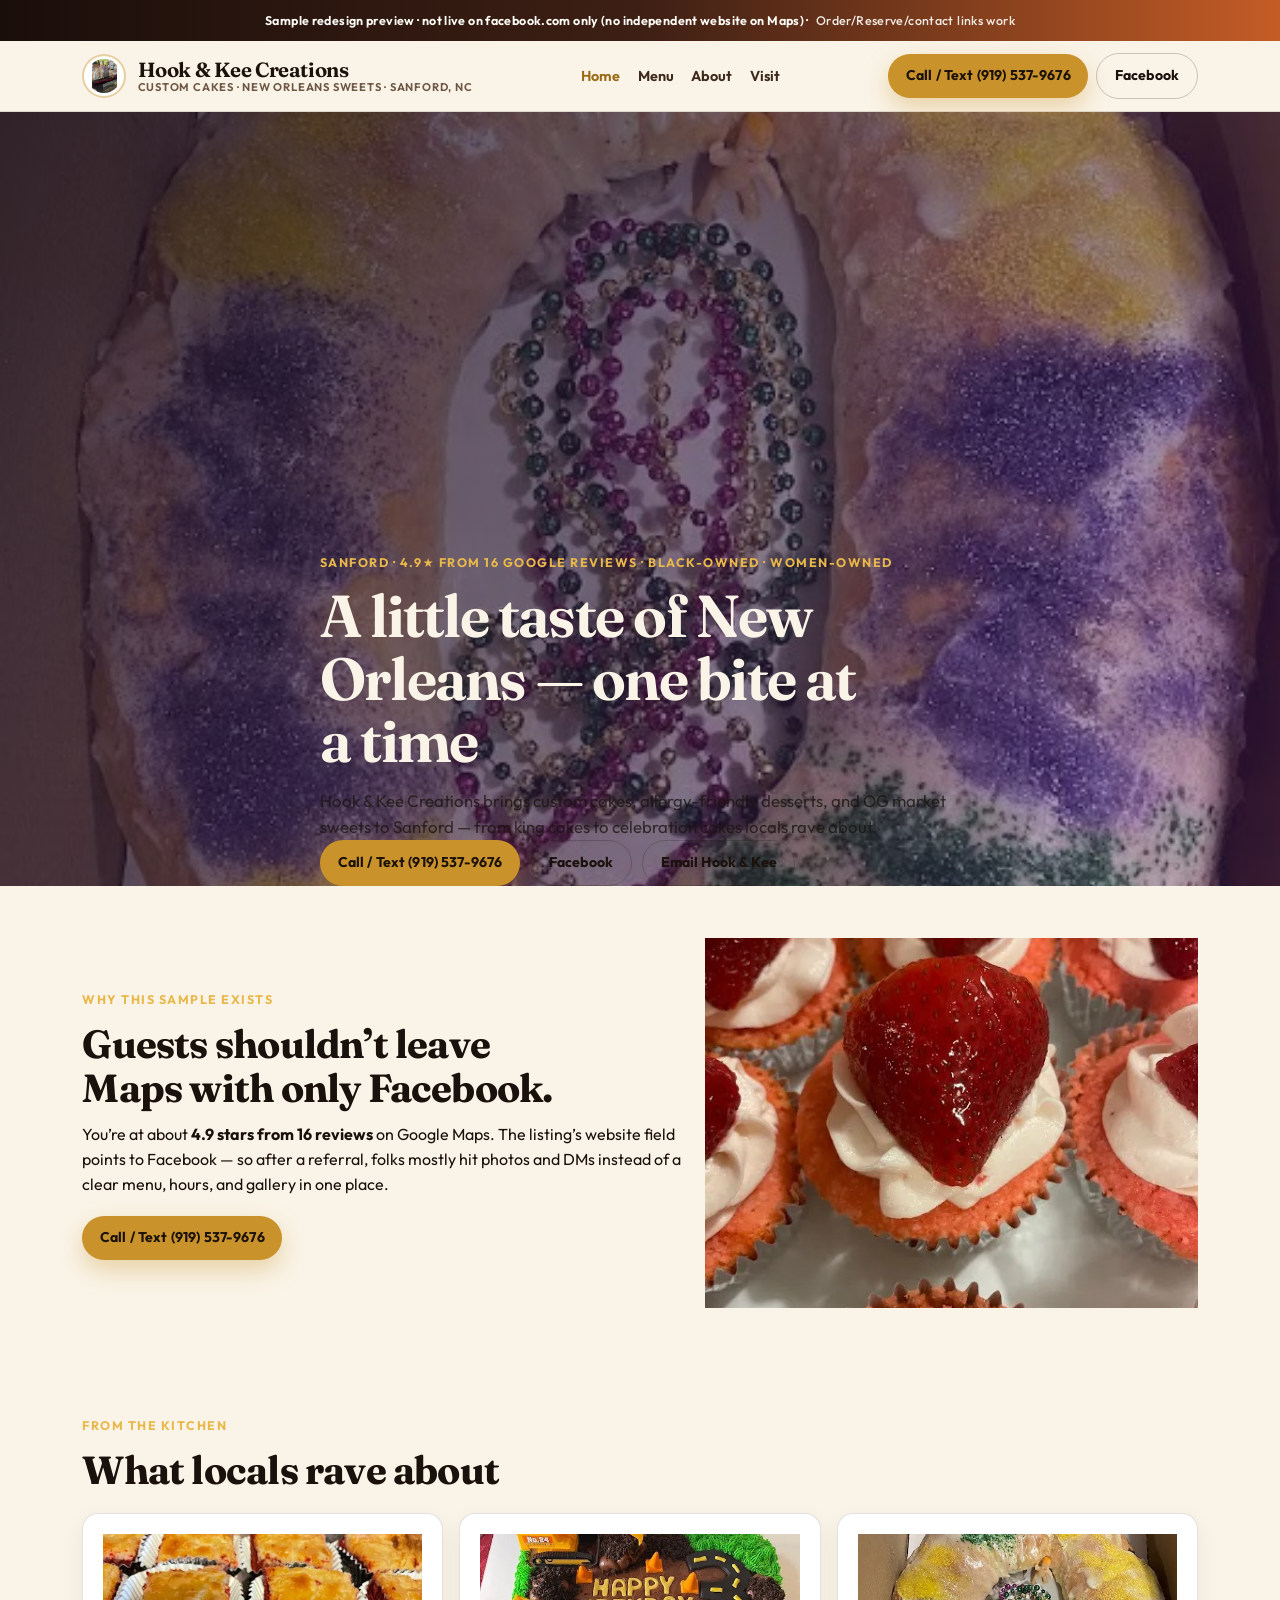
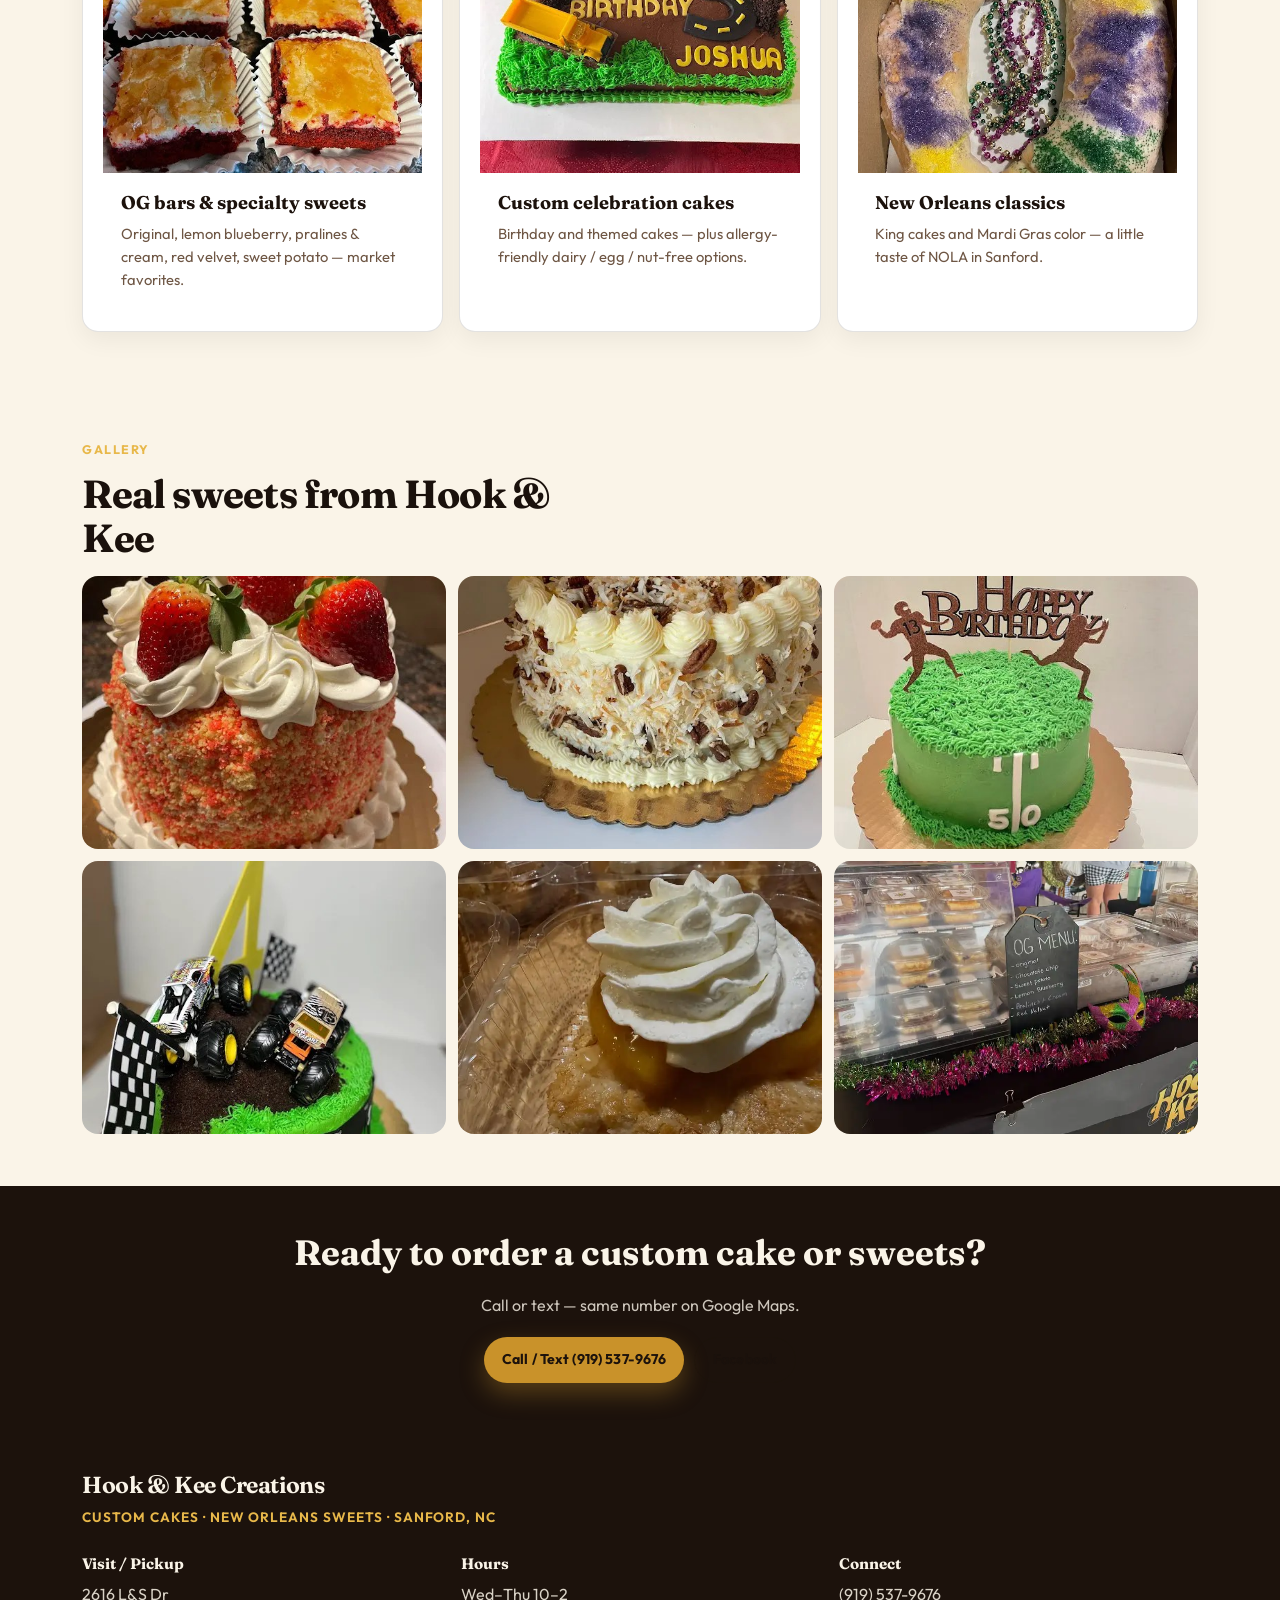
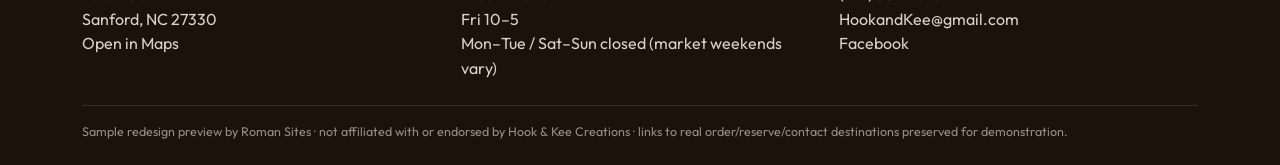
<file: index.html>
<!DOCTYPE html>
<html lang="en">
<head>
<meta charset="utf-8"/>
<meta name="viewport" content="width=device-width, initial-scale=1"/>
<title>Hook & Kee Creations | Sanford NC</title>
<meta name="description" content="Custom cakes, OG bars, and New Orleans sweets in Sanford, NC."/>
<link rel="preconnect" href="https://fonts.googleapis.com"/><link rel="preconnect" href="https://fonts.gstatic.com" crossorigin/><link href="https://fonts.googleapis.com/css2?family=Fraunces:opsz,wght@9..144,500;9..144,650;9..144,700&family=Outfit:wght@400;500;600;700;800&display=swap" rel="stylesheet"/>
<link rel="stylesheet" href="assets/styles.css"/>
<link rel="icon" href="assets/logo.jpg"/>
</head>
<body>
<div class="preview-banner" role="status">Sample redesign preview · not live on facebook.com only (no independent website on Maps) · <span>Order/Reserve/contact links work</span></div>
<header class="site-header">
  <div class="nav-inner">
    <a class="brand" href="index.html"><img class="brand-mark" src="assets/logo.jpg" alt="Hook &amp; Kee Creations logo" width="44" height="44"/><span class="brand-text"><span class="brand-name">Hook &amp; Kee Creations</span><span class="brand-tag">Custom cakes · New Orleans sweets · Sanford, NC</span></span></a>
    <nav class="nav-links" aria-label="Primary"><a href="index.html" aria-current="page">Home</a><a href="menu.html">Menu</a><a href="about.html">About</a><a href="visit.html">Visit</a></nav>
    <div class="nav-ctas"><a class="btn btn-primary" href="tel:+19195379676">Call / Text (919) 537-9676</a><a class="btn btn-ghost" href="https://www.facebook.com/hookandkeecreations" target="_blank" rel="noopener">Facebook</a><button class="nav-toggle" type="button" data-nav-toggle aria-expanded="false" aria-controls="mobile-nav" aria-label="Open menu"><span></span></button></div>
  </div>
  <div class="mobile-panel" id="mobile-nav" data-mobile-panel>
    <a href="index.html">Home</a><a href="menu.html">Menu</a><a href="about.html">About</a><a href="visit.html">Visit</a>
    <a class="btn btn-primary" href="tel:+19195379676">Call / Text (919) 537-9676</a><a class="btn btn-ghost" href="https://www.facebook.com/hookandkeecreations" target="_blank" rel="noopener">Facebook</a>
  </div>
</header>
<main>

<section class="hero" style="background-image:linear-gradient(120deg,rgba(26,16,32,.82),rgba(91,45,130,.35)),url('assets/hero.jpg');background-size:cover;background-position:center;">
  <div class="wrap hero-inner">
    <p class="eyebrow">Sanford · 4.9★ from 16 Google reviews · Black-owned · Women-owned</p>
    <h1>A little taste of New Orleans — one bite at a time</h1>
    <p class="lede">Hook &amp; Kee Creations brings custom cakes, allergy-friendly desserts, and OG market sweets to Sanford — from king cakes to celebration cakes locals rave about.</p>
    <div class="hero-actions"><a class="btn btn-primary" href="tel:+19195379676">Call / Text (919) 537-9676</a><a class="btn btn-ghost" href="https://www.facebook.com/hookandkeecreations" target="_blank" rel="noopener">Facebook</a><a class="btn btn-ghost" href="mailto:HookandKee@gmail.com">Email Hook &amp; Kee</a></div>
  </div>
</section>
<section class="section">
  <div class="wrap split-visual">
    <div>
      <p class="eyebrow">Why this sample exists</p>
      <h2>Guests shouldn’t leave Maps with only Facebook.</h2>
      <p>You’re at about <strong>4.9 stars from 16 reviews</strong> on Google Maps. The listing’s website field points to Facebook — so after a referral, folks mostly hit photos and DMs instead of a clear menu, hours, and gallery in one place.</p>
      <div class="hero-actions" style="margin-top:1.2rem"><a class="btn btn-primary" href="tel:+19195379676">Call / Text (919) 537-9676</a></div>
    </div>
    <div class="card-media"><img src="assets/strawberry-cups.jpg" alt="Strawberry cupcakes with fresh berries"/></div>
  </div>
</section>
<section class="section" style="background:var(--cream);">
  <div class="wrap">
    <p class="eyebrow">From the kitchen</p>
    <h2>What locals rave about</h2>
    <div class="feature-cards" style="margin-top:1.25rem;">
      <article class="feature-card"><div class="card-media"><img src="assets/red-velvet-bars.jpg" alt="Red velvet dessert bars"/></div><div class="card-body"><h3>OG bars &amp; specialty sweets</h3><p>Original, lemon blueberry, pralines &amp; cream, red velvet, sweet potato — market favorites.</p></div></article>
      <article class="feature-card"><div class="card-media"><img src="assets/construction-cake.jpg" alt="Custom birthday cake"/></div><div class="card-body"><h3>Custom celebration cakes</h3><p>Birthday and themed cakes — plus allergy-friendly dairy / egg / nut-free options.</p></div></article>
      <article class="feature-card"><div class="card-media"><img src="assets/hero.jpg" alt="Mardi Gras king cake"/></div><div class="card-body"><h3>New Orleans classics</h3><p>King cakes and Mardi Gras color — a little taste of NOLA in Sanford.</p></div></article>
    </div>
  </div>
</section>
<section class="section">
  <div class="wrap">
    <p class="eyebrow">Gallery</p>
    <h2>Real sweets from Hook &amp; Kee</h2>
    <div class="gallery-grid" style="margin-top:1rem;">
      <div class="card-media"><img src="assets/strawberry-crunch.jpg" alt="Strawberry crunch cake"/></div>
      <div class="card-media"><img src="assets/coconut-cake.jpg" alt="Coconut pecan cake"/></div>
      <div class="card-media"><img src="assets/football-cake.jpg" alt="Football birthday cake"/></div>
      <div class="card-media"><img src="assets/monster-truck-cake.jpg" alt="Monster truck birthday cake"/></div>
      <div class="card-media"><img src="assets/peach-cups.jpg" alt="Peach dessert cups"/></div>
      <div class="card-media"><img src="assets/market-booth.jpg" alt="Hook and Kee farmers market booth"/></div>
    </div>
  </div>
</section>
<section class="cta-band">
  <div class="wrap">
    <h2>Ready to order a custom cake or sweets?</h2>
    <p>Call or text — same number on Google Maps.</p>
    <div class="hero-actions"><a class="btn btn-primary" href="tel:+19195379676">Call / Text (919) 537-9676</a><a class="btn btn-ghost" href="https://www.facebook.com/hookandkeecreations" target="_blank" rel="noopener">Facebook</a></div>
  </div>
</section>

</main>
<footer class="site-footer">
  <div class="footer-inner">
    <div class="footer-brand"><div class="brand-name">Hook &amp; Kee Creations</div><div class="brand-tag">Custom cakes · New Orleans sweets · Sanford, NC</div></div>
    <div class="footer-grid">
      <div><h4>Visit / Pickup</h4><p>2616 L&amp;S Dr<br/>Sanford, NC 27330</p><p><a href='https://www.google.com/maps/search/?api=1&query=Hook+%26+Kee+Creations+Sanford+NC+27330' target='_blank' rel='noopener'>Open in Maps</a></p></div><div><h4>Hours</h4><p>Wed–Thu 10–2<br/>Fri 10–5<br/>Mon–Tue / Sat–Sun closed (market weekends vary)</p></div><div><h4>Connect</h4><p><a href='tel:+19195379676'>(919) 537-9676</a><br/><a href='mailto:HookandKee@gmail.com'>HookandKee@gmail.com</a><br/><a href='https://www.facebook.com/hookandkeecreations' target='_blank' rel='noopener'>Facebook</a></p></div>
    </div>
    <p class="footer-note">Sample redesign preview by Roman Sites · not affiliated with or endorsed by Hook &amp; Kee Creations · links to real order/reserve/contact destinations preserved for demonstration.</p>
  </div>
</footer>
<script src="assets/site.js"></script>
</body>
</html>
</file>
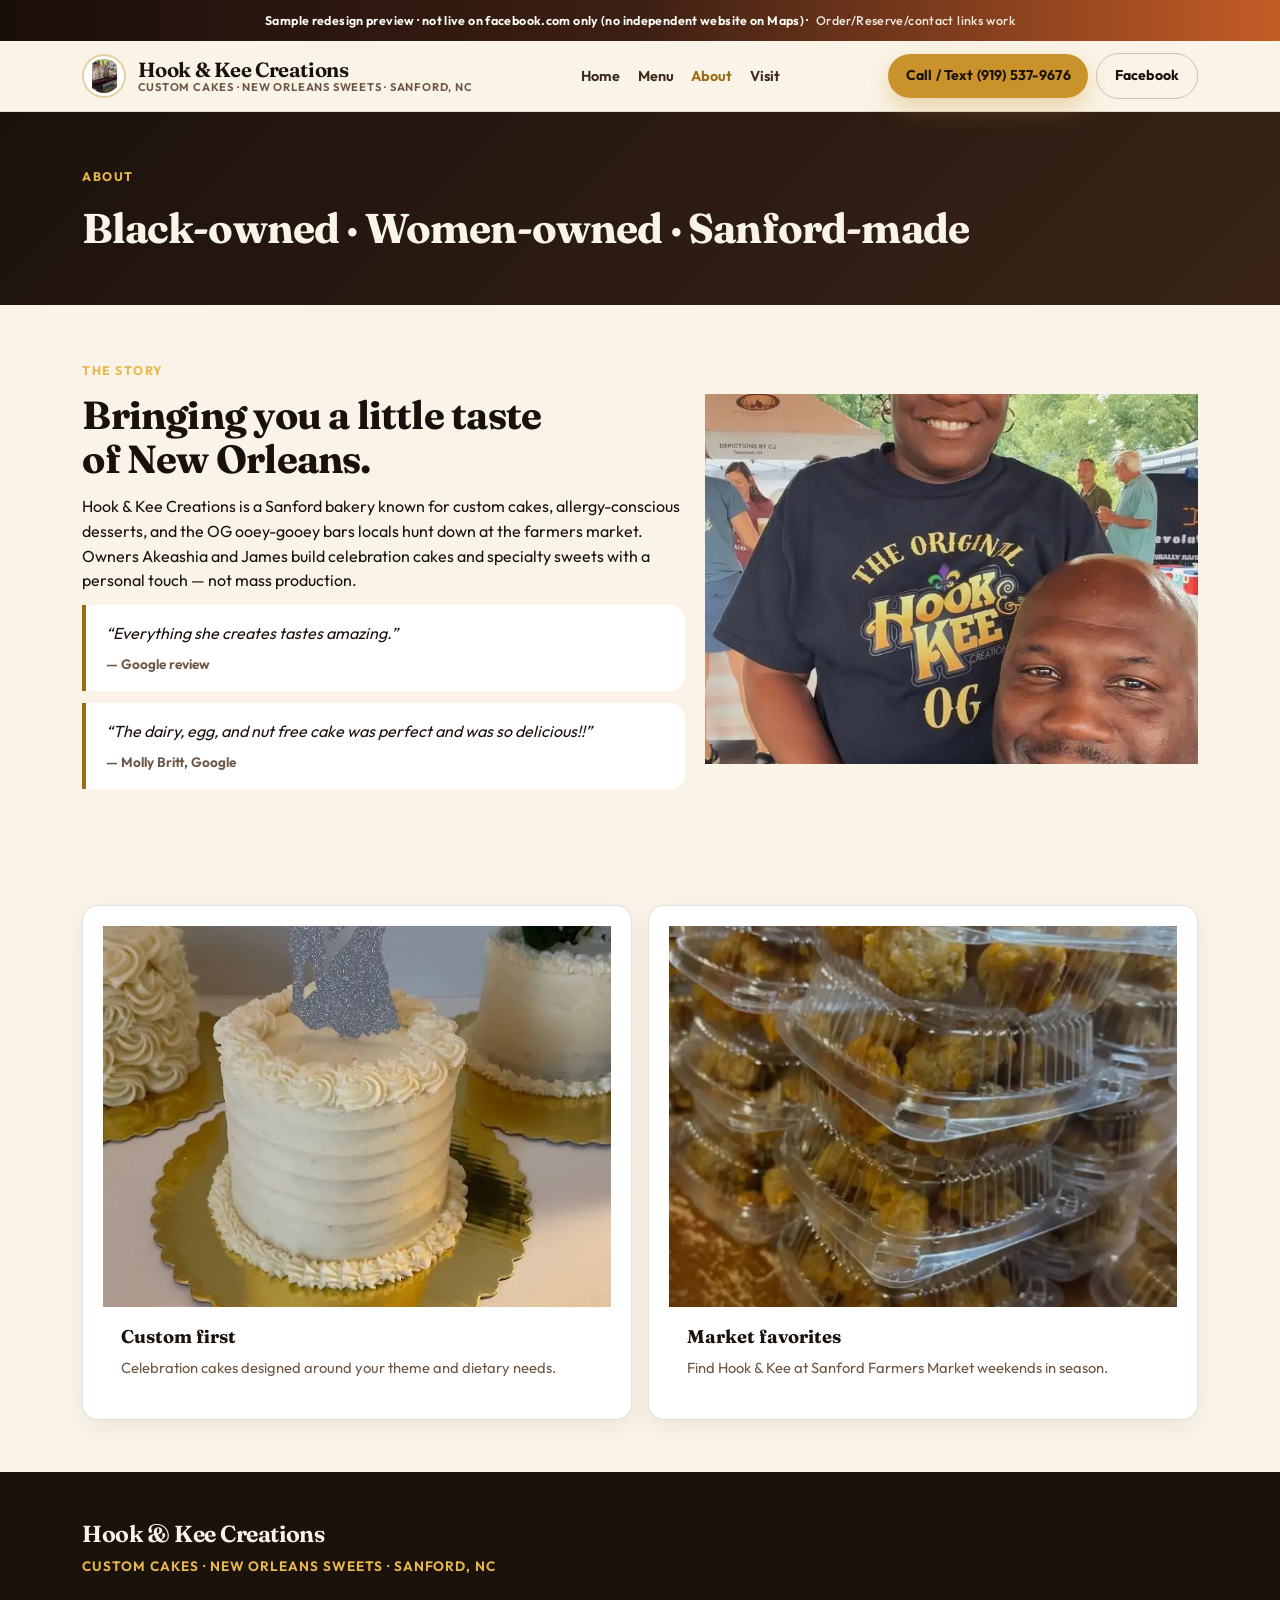
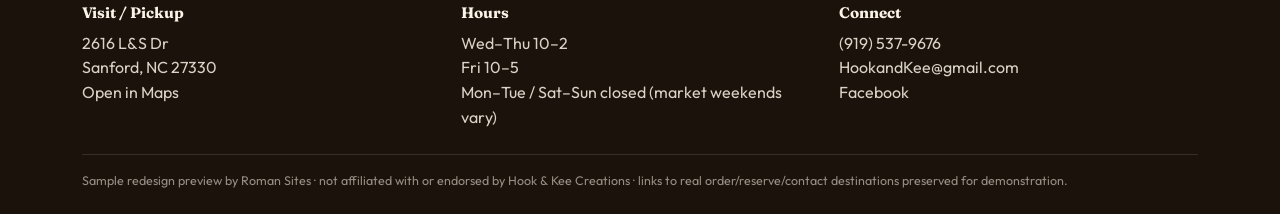
<file: about.html>
<!DOCTYPE html>
<html lang="en">
<head>
<meta charset="utf-8"/>
<meta name="viewport" content="width=device-width, initial-scale=1"/>
<title>About | Hook & Kee Creations</title>
<meta name="description" content="Black-owned, women-owned bakery in Sanford, NC."/>
<link rel="preconnect" href="https://fonts.googleapis.com"/><link rel="preconnect" href="https://fonts.gstatic.com" crossorigin/><link href="https://fonts.googleapis.com/css2?family=Fraunces:opsz,wght@9..144,500;9..144,650;9..144,700&family=Outfit:wght@400;500;600;700;800&display=swap" rel="stylesheet"/>
<link rel="stylesheet" href="assets/styles.css"/>
<link rel="icon" href="assets/logo.jpg"/>
</head>
<body>
<div class="preview-banner" role="status">Sample redesign preview · not live on facebook.com only (no independent website on Maps) · <span>Order/Reserve/contact links work</span></div>
<header class="site-header">
  <div class="nav-inner">
    <a class="brand" href="index.html"><img class="brand-mark" src="assets/logo.jpg" alt="Hook &amp; Kee Creations logo" width="44" height="44"/><span class="brand-text"><span class="brand-name">Hook &amp; Kee Creations</span><span class="brand-tag">Custom cakes · New Orleans sweets · Sanford, NC</span></span></a>
    <nav class="nav-links" aria-label="Primary"><a href="index.html">Home</a><a href="menu.html">Menu</a><a href="about.html" aria-current="page">About</a><a href="visit.html">Visit</a></nav>
    <div class="nav-ctas"><a class="btn btn-primary" href="tel:+19195379676">Call / Text (919) 537-9676</a><a class="btn btn-ghost" href="https://www.facebook.com/hookandkeecreations" target="_blank" rel="noopener">Facebook</a><button class="nav-toggle" type="button" data-nav-toggle aria-expanded="false" aria-controls="mobile-nav" aria-label="Open menu"><span></span></button></div>
  </div>
  <div class="mobile-panel" id="mobile-nav" data-mobile-panel>
    <a href="index.html">Home</a><a href="menu.html">Menu</a><a href="about.html">About</a><a href="visit.html">Visit</a>
    <a class="btn btn-primary" href="tel:+19195379676">Call / Text (919) 537-9676</a><a class="btn btn-ghost" href="https://www.facebook.com/hookandkeecreations" target="_blank" rel="noopener">Facebook</a>
  </div>
</header>
<main>

<section class="page-hero"><div class="wrap"><p class="eyebrow">About</p><h1>Black-owned · Women-owned · Sanford-made</h1></div></section>
<section class="section"><div class="wrap split-visual">
  <div>
    <p class="eyebrow">The story</p>
    <h2>Bringing you a little taste of New Orleans.</h2>
    <p>Hook &amp; Kee Creations is a Sanford bakery known for custom cakes, allergy-conscious desserts, and the OG ooey-gooey bars locals hunt down at the farmers market. Owners Akeashia and James build celebration cakes and specialty sweets with a personal touch — not mass production.</p>
    <div class="quote"><p>“Everything she creates tastes amazing.”</p><cite>— Google review</cite></div>
    <div class="quote"><p>“The dairy, egg, and nut free cake was perfect and was so delicious!!”</p><cite>— Molly Britt, Google</cite></div>
  </div>
  <div class="card-media"><img src="assets/owners.jpg" alt="Hook and Kee owners at market"/></div>
</div></section>
<section class="section" style="background:var(--cream);"><div class="wrap">
  <div class="feature-cards">
    <article class="feature-card"><div class="card-media"><img src="assets/wedding-cakes.jpg" alt="Small celebration cakes"/></div><div class="card-body"><h3>Custom first</h3><p>Celebration cakes designed around your theme and dietary needs.</p></div></article>
    <article class="feature-card"><div class="card-media"><img src="assets/breakfast.jpg" alt="Breakfast savory bites"/></div><div class="card-body"><h3>Market favorites</h3><p>Find Hook &amp; Kee at Sanford Farmers Market weekends in season.</p></div></article>
  </div>
</div></section>

</main>
<footer class="site-footer">
  <div class="footer-inner">
    <div class="footer-brand"><div class="brand-name">Hook &amp; Kee Creations</div><div class="brand-tag">Custom cakes · New Orleans sweets · Sanford, NC</div></div>
    <div class="footer-grid">
      <div><h4>Visit / Pickup</h4><p>2616 L&amp;S Dr<br/>Sanford, NC 27330</p><p><a href='https://www.google.com/maps/search/?api=1&query=Hook+%26+Kee+Creations+Sanford+NC+27330' target='_blank' rel='noopener'>Open in Maps</a></p></div><div><h4>Hours</h4><p>Wed–Thu 10–2<br/>Fri 10–5<br/>Mon–Tue / Sat–Sun closed (market weekends vary)</p></div><div><h4>Connect</h4><p><a href='tel:+19195379676'>(919) 537-9676</a><br/><a href='mailto:HookandKee@gmail.com'>HookandKee@gmail.com</a><br/><a href='https://www.facebook.com/hookandkeecreations' target='_blank' rel='noopener'>Facebook</a></p></div>
    </div>
    <p class="footer-note">Sample redesign preview by Roman Sites · not affiliated with or endorsed by Hook &amp; Kee Creations · links to real order/reserve/contact destinations preserved for demonstration.</p>
  </div>
</footer>
<script src="assets/site.js"></script>
</body>
</html>
</file>
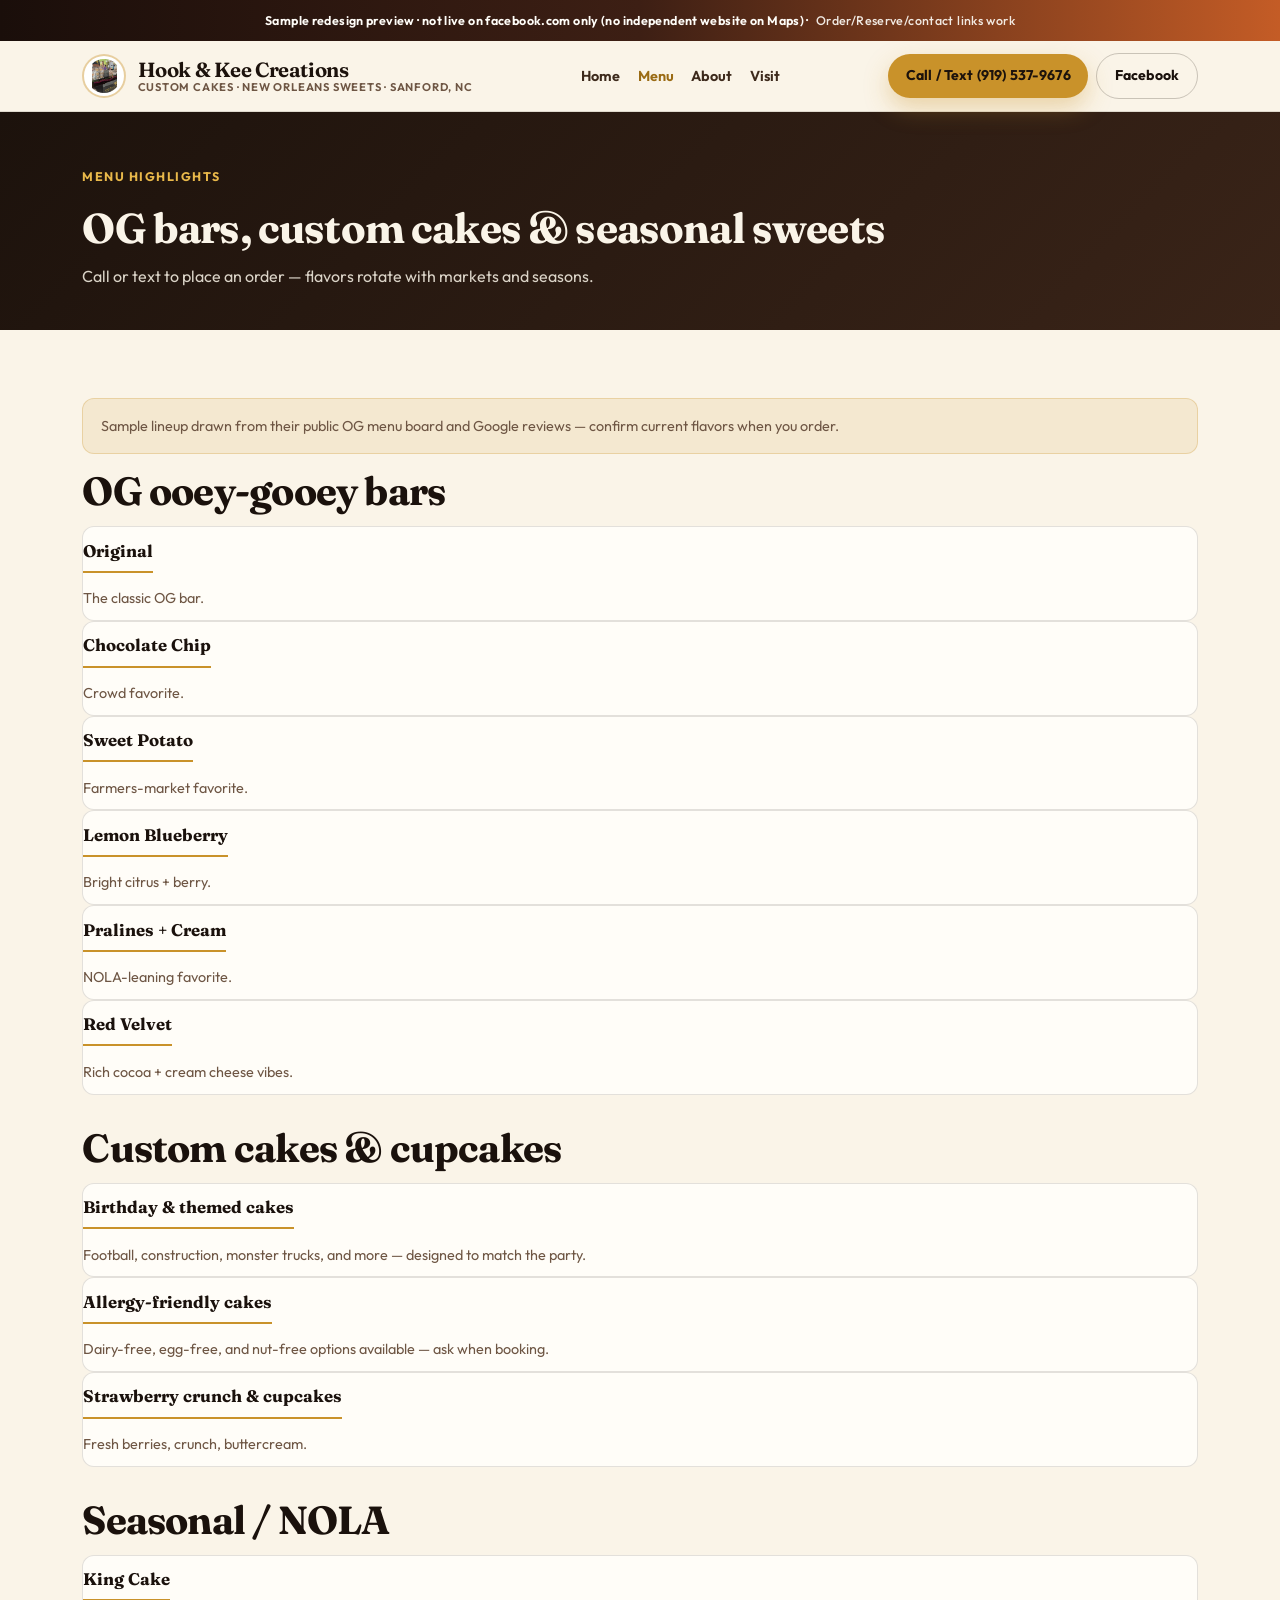
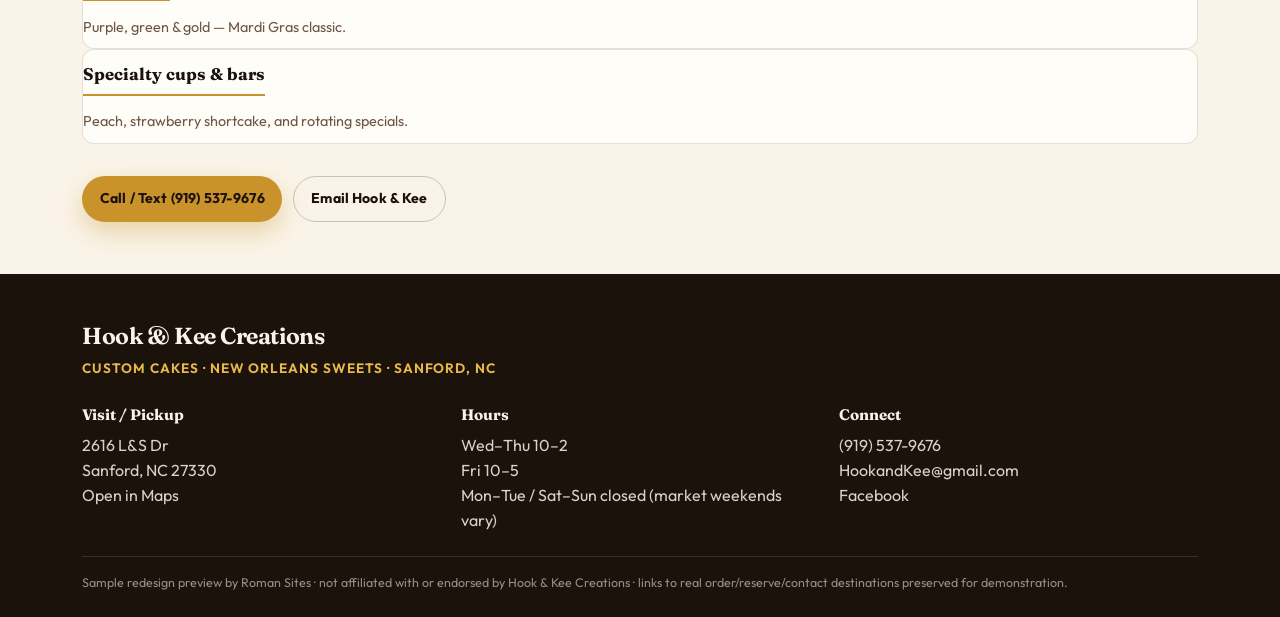
<file: menu.html>
<!DOCTYPE html>
<html lang="en">
<head>
<meta charset="utf-8"/>
<meta name="viewport" content="width=device-width, initial-scale=1"/>
<title>Menu | Hook & Kee Creations</title>
<meta name="description" content="OG bars, custom cakes, king cakes — Hook & Kee Sanford."/>
<link rel="preconnect" href="https://fonts.googleapis.com"/><link rel="preconnect" href="https://fonts.gstatic.com" crossorigin/><link href="https://fonts.googleapis.com/css2?family=Fraunces:opsz,wght@9..144,500;9..144,650;9..144,700&family=Outfit:wght@400;500;600;700;800&display=swap" rel="stylesheet"/>
<link rel="stylesheet" href="assets/styles.css"/>
<link rel="icon" href="assets/logo.jpg"/>
</head>
<body>
<div class="preview-banner" role="status">Sample redesign preview · not live on facebook.com only (no independent website on Maps) · <span>Order/Reserve/contact links work</span></div>
<header class="site-header">
  <div class="nav-inner">
    <a class="brand" href="index.html"><img class="brand-mark" src="assets/logo.jpg" alt="Hook &amp; Kee Creations logo" width="44" height="44"/><span class="brand-text"><span class="brand-name">Hook &amp; Kee Creations</span><span class="brand-tag">Custom cakes · New Orleans sweets · Sanford, NC</span></span></a>
    <nav class="nav-links" aria-label="Primary"><a href="index.html">Home</a><a href="menu.html" aria-current="page">Menu</a><a href="about.html">About</a><a href="visit.html">Visit</a></nav>
    <div class="nav-ctas"><a class="btn btn-primary" href="tel:+19195379676">Call / Text (919) 537-9676</a><a class="btn btn-ghost" href="https://www.facebook.com/hookandkeecreations" target="_blank" rel="noopener">Facebook</a><button class="nav-toggle" type="button" data-nav-toggle aria-expanded="false" aria-controls="mobile-nav" aria-label="Open menu"><span></span></button></div>
  </div>
  <div class="mobile-panel" id="mobile-nav" data-mobile-panel>
    <a href="index.html">Home</a><a href="menu.html">Menu</a><a href="about.html">About</a><a href="visit.html">Visit</a>
    <a class="btn btn-primary" href="tel:+19195379676">Call / Text (919) 537-9676</a><a class="btn btn-ghost" href="https://www.facebook.com/hookandkeecreations" target="_blank" rel="noopener">Facebook</a>
  </div>
</header>
<main>

<section class="page-hero"><div class="wrap"><p class="eyebrow">Menu highlights</p><h1>OG bars, custom cakes &amp; seasonal sweets</h1><p>Call or text to place an order — flavors rotate with markets and seasons.</p></div></section>
<section class="section"><div class="wrap">
  <p class="menu-note">Sample lineup drawn from their public OG menu board and Google reviews — confirm current flavors when you order.</p>
  <div class="menu-section"><h2>OG ooey-gooey bars</h2>
    <article class="menu-item"><div class="menu-item-row"><h3>Original</h3></div><p>The classic OG bar.</p></article>
    <article class="menu-item"><div class="menu-item-row"><h3>Chocolate Chip</h3></div><p>Crowd favorite.</p></article>
    <article class="menu-item"><div class="menu-item-row"><h3>Sweet Potato</h3></div><p>Farmers-market favorite.</p></article>
    <article class="menu-item"><div class="menu-item-row"><h3>Lemon Blueberry</h3></div><p>Bright citrus + berry.</p></article>
    <article class="menu-item"><div class="menu-item-row"><h3>Pralines + Cream</h3></div><p>NOLA-leaning favorite.</p></article>
    <article class="menu-item"><div class="menu-item-row"><h3>Red Velvet</h3></div><p>Rich cocoa + cream cheese vibes.</p></article>
  </div>
  <div class="menu-section"><h2>Custom cakes &amp; cupcakes</h2>
    <article class="menu-item"><div class="menu-item-row"><h3>Birthday &amp; themed cakes</h3></div><p>Football, construction, monster trucks, and more — designed to match the party.</p></article>
    <article class="menu-item"><div class="menu-item-row"><h3>Allergy-friendly cakes</h3></div><p>Dairy-free, egg-free, and nut-free options available — ask when booking.</p></article>
    <article class="menu-item"><div class="menu-item-row"><h3>Strawberry crunch &amp; cupcakes</h3></div><p>Fresh berries, crunch, buttercream.</p></article>
  </div>
  <div class="menu-section"><h2>Seasonal / NOLA</h2>
    <article class="menu-item"><div class="menu-item-row"><h3>King Cake</h3></div><p>Purple, green &amp; gold — Mardi Gras classic.</p></article>
    <article class="menu-item"><div class="menu-item-row"><h3>Specialty cups &amp; bars</h3></div><p>Peach, strawberry shortcake, and rotating specials.</p></article>
  </div>
  <div class="hero-actions" style="margin-top:1.5rem"><a class="btn btn-primary" href="tel:+19195379676">Call / Text (919) 537-9676</a><a class="btn btn-ghost" href="mailto:HookandKee@gmail.com">Email Hook &amp; Kee</a></div>
</div></section>

</main>
<footer class="site-footer">
  <div class="footer-inner">
    <div class="footer-brand"><div class="brand-name">Hook &amp; Kee Creations</div><div class="brand-tag">Custom cakes · New Orleans sweets · Sanford, NC</div></div>
    <div class="footer-grid">
      <div><h4>Visit / Pickup</h4><p>2616 L&amp;S Dr<br/>Sanford, NC 27330</p><p><a href='https://www.google.com/maps/search/?api=1&query=Hook+%26+Kee+Creations+Sanford+NC+27330' target='_blank' rel='noopener'>Open in Maps</a></p></div><div><h4>Hours</h4><p>Wed–Thu 10–2<br/>Fri 10–5<br/>Mon–Tue / Sat–Sun closed (market weekends vary)</p></div><div><h4>Connect</h4><p><a href='tel:+19195379676'>(919) 537-9676</a><br/><a href='mailto:HookandKee@gmail.com'>HookandKee@gmail.com</a><br/><a href='https://www.facebook.com/hookandkeecreations' target='_blank' rel='noopener'>Facebook</a></p></div>
    </div>
    <p class="footer-note">Sample redesign preview by Roman Sites · not affiliated with or endorsed by Hook &amp; Kee Creations · links to real order/reserve/contact destinations preserved for demonstration.</p>
  </div>
</footer>
<script src="assets/site.js"></script>
</body>
</html>
</file>
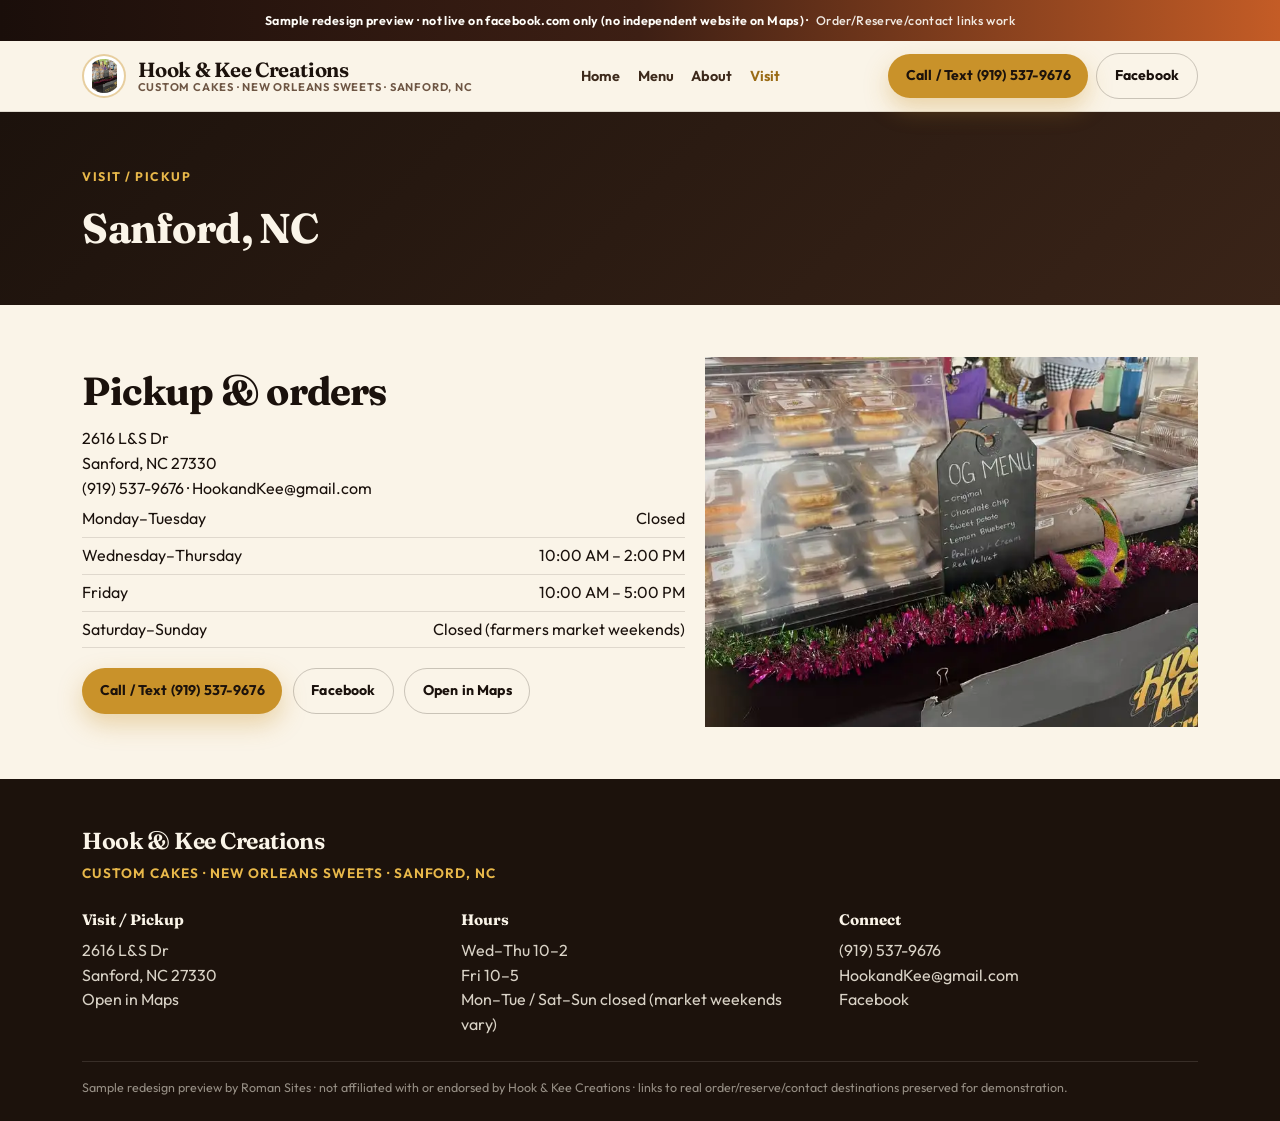
<file: visit.html>
<!DOCTYPE html>
<html lang="en">
<head>
<meta charset="utf-8"/>
<meta name="viewport" content="width=device-width, initial-scale=1"/>
<title>Visit | Hook & Kee Creations</title>
<meta name="description" content="Hours, address, and contact for Hook & Kee Creations Sanford."/>
<link rel="preconnect" href="https://fonts.googleapis.com"/><link rel="preconnect" href="https://fonts.gstatic.com" crossorigin/><link href="https://fonts.googleapis.com/css2?family=Fraunces:opsz,wght@9..144,500;9..144,650;9..144,700&family=Outfit:wght@400;500;600;700;800&display=swap" rel="stylesheet"/>
<link rel="stylesheet" href="assets/styles.css"/>
<link rel="icon" href="assets/logo.jpg"/>
</head>
<body>
<div class="preview-banner" role="status">Sample redesign preview · not live on facebook.com only (no independent website on Maps) · <span>Order/Reserve/contact links work</span></div>
<header class="site-header">
  <div class="nav-inner">
    <a class="brand" href="index.html"><img class="brand-mark" src="assets/logo.jpg" alt="Hook &amp; Kee Creations logo" width="44" height="44"/><span class="brand-text"><span class="brand-name">Hook &amp; Kee Creations</span><span class="brand-tag">Custom cakes · New Orleans sweets · Sanford, NC</span></span></a>
    <nav class="nav-links" aria-label="Primary"><a href="index.html">Home</a><a href="menu.html">Menu</a><a href="about.html">About</a><a href="visit.html" aria-current="page">Visit</a></nav>
    <div class="nav-ctas"><a class="btn btn-primary" href="tel:+19195379676">Call / Text (919) 537-9676</a><a class="btn btn-ghost" href="https://www.facebook.com/hookandkeecreations" target="_blank" rel="noopener">Facebook</a><button class="nav-toggle" type="button" data-nav-toggle aria-expanded="false" aria-controls="mobile-nav" aria-label="Open menu"><span></span></button></div>
  </div>
  <div class="mobile-panel" id="mobile-nav" data-mobile-panel>
    <a href="index.html">Home</a><a href="menu.html">Menu</a><a href="about.html">About</a><a href="visit.html">Visit</a>
    <a class="btn btn-primary" href="tel:+19195379676">Call / Text (919) 537-9676</a><a class="btn btn-ghost" href="https://www.facebook.com/hookandkeecreations" target="_blank" rel="noopener">Facebook</a>
  </div>
</header>
<main>

<section class="page-hero"><div class="wrap"><p class="eyebrow">Visit / pickup</p><h1>Sanford, NC</h1></div></section>
<section class="section"><div class="wrap split-visual">
  <div>
    <h2>Pickup &amp; orders</h2>
    <p>2616 L&amp;S Dr<br/>Sanford, NC 27330</p>
    <p><a href="tel:+19195379676">(919) 537-9676</a> · <a href="mailto:HookandKee@gmail.com">HookandKee@gmail.com</a></p>
    <ul class="hours-list">
  <li><span>Monday–Tuesday</span><span>Closed</span></li>
  <li><span>Wednesday–Thursday</span><span>10:00 AM – 2:00 PM</span></li>
  <li><span>Friday</span><span>10:00 AM – 5:00 PM</span></li>
  <li><span>Saturday–Sunday</span><span>Closed (farmers market weekends)</span></li>
</ul>
    <div class="hero-actions" style="margin-top:1.2rem"><a class="btn btn-primary" href="tel:+19195379676">Call / Text (919) 537-9676</a><a class="btn btn-ghost" href="https://www.facebook.com/hookandkeecreations" target="_blank" rel="noopener">Facebook</a><a class="btn btn-ghost" href="https://www.google.com/maps/search/?api=1&query=Hook+%26+Kee+Creations+Sanford+NC+27330" target="_blank" rel="noopener">Open in Maps</a></div>
  </div>
  <div class="card-media"><img src="assets/market-booth.jpg" alt="Hook and Kee market booth"/></div>
</div></section>

</main>
<footer class="site-footer">
  <div class="footer-inner">
    <div class="footer-brand"><div class="brand-name">Hook &amp; Kee Creations</div><div class="brand-tag">Custom cakes · New Orleans sweets · Sanford, NC</div></div>
    <div class="footer-grid">
      <div><h4>Visit / Pickup</h4><p>2616 L&amp;S Dr<br/>Sanford, NC 27330</p><p><a href='https://www.google.com/maps/search/?api=1&query=Hook+%26+Kee+Creations+Sanford+NC+27330' target='_blank' rel='noopener'>Open in Maps</a></p></div><div><h4>Hours</h4><p>Wed–Thu 10–2<br/>Fri 10–5<br/>Mon–Tue / Sat–Sun closed (market weekends vary)</p></div><div><h4>Connect</h4><p><a href='tel:+19195379676'>(919) 537-9676</a><br/><a href='mailto:HookandKee@gmail.com'>HookandKee@gmail.com</a><br/><a href='https://www.facebook.com/hookandkeecreations' target='_blank' rel='noopener'>Facebook</a></p></div>
    </div>
    <p class="footer-note">Sample redesign preview by Roman Sites · not affiliated with or endorsed by Hook &amp; Kee Creations · links to real order/reserve/contact destinations preserved for demonstration.</p>
  </div>
</footer>
<script src="assets/site.js"></script>
</body>
</html>
</file>
<file: assets/styles.css>
:root {
  --espresso: #1a1020;
  --wood: #5b2d82;
  --cream: #faf6ef;
  --amber: #e8b84a;
  --gold-deep: #c9a227;
  --ink: #1a1020;
  --muted: #5c5168;
  --border: #e4d9ef;
  --max: 1100px;
  --radius: 16px;
  --font-display: "Fraunces", Georgia, serif;
  --font-body: "Outfit", system-ui, sans-serif;
}
.preview-banner { background: linear-gradient(90deg, #1a1020, #5b2d82 55%, #0f7a4a); }
.brand-mark { background: #fff; border-radius: 12px; padding: 3px; object-fit: cover; }

/* theme overrides */
:root {
  --ink: #1a1410;
  --plum: #3d1f14;
  --plum-deep: #1a0e0a;
  --wine: #c45c26;
  --gold: #e07a2f;
  --gold-hot: #f0a05a;
  --espresso: #1a0e0a;
  --wood: #3d1f14;
  --gold-deep: #e07a2f;
  --fried: #c45c26;
  --collard: #3d1f14;
  --collard-deep: #1a0e0a;
  --amber: #f0a05a;
}
.preview-banner {
  background: linear-gradient(90deg, #1a0e0a, #3d1f14 50%, #c45c26) !important;
}

/* The Chicken Hut — Durham soul-food landmark preview (unique) */
:root {
  --gold: #c9922a;
  --gold-deep: #9a6b14;
  --amber: #e8b84a;
  --fried: #d4781f;
  --espresso: #1c120c;
  --wood: #3a2418;
  --bark: #5c3a24;
  --cream: #faf4e8;
  --biscuit: #f0e2c8;
  --gravy: #e6d5b5;
  --ink: #1a110c;
  --ink-soft: #3d2a1c;
  --muted: #6e5644;
  --collard: #2f4a32;
  --collard-deep: #1c3320;
  --white: #fffdf8;
  --border: rgba(28, 18, 12, 0.12);
  --banner-h: 2.55rem;
  --nav-h: 4.4rem;
  --max: 72rem;
  --radius: 16px;
  --font-display: "Fraunces", "Iowan Old Style", Georgia, serif;
  --font-body: "Outfit", "Avenir Next", "Segoe UI", system-ui, sans-serif;
  --ease: cubic-bezier(0.22, 1, 0.36, 1);
  --shadow: 0 20px 55px rgba(28, 18, 12, 0.18);
}

*, *::before, *::after { box-sizing: border-box; margin: 0; padding: 0; }
html { scroll-behavior: smooth; }
body {
  font-family: var(--font-body);
  color: var(--ink);
  background: var(--cream);
  line-height: 1.55;
  -webkit-font-smoothing: antialiased;
}
img { max-width: 100%; display: block; }
a { color: inherit; text-decoration: none; }
ul { list-style: none; }
button { font: inherit; border: 0; background: none; cursor: pointer; color: inherit; }

.preview-banner {
  position: sticky; top: 0; z-index: 1000;
  min-height: var(--banner-h);
  display: flex; align-items: center; justify-content: center; gap: .45rem; flex-wrap: wrap;
  padding: .55rem 1rem;
  background: linear-gradient(90deg, var(--espresso), var(--wood) 45%, var(--gold-deep));
  color: var(--white);
  font-size: .78rem; font-weight: 650; letter-spacing: .03em; text-align: center;
}
.preview-banner span { opacity: .9; font-weight: 500; }

.site-header {
  position: sticky; top: var(--banner-h); z-index: 900;
  background: rgba(250, 244, 232, 0.93);
  backdrop-filter: blur(14px); -webkit-backdrop-filter: blur(14px);
  border-bottom: 1px solid var(--border);
}
.nav-inner {
  max-width: var(--max); margin: 0 auto; height: var(--nav-h);
  padding: 0 1.15rem; display: flex; align-items: center; justify-content: space-between; gap: 1rem;
}
.brand { display: flex; align-items: center; gap: .7rem; min-width: 0; }
.brand-mark {
  width: 44px; height: 44px; border-radius: 50%;
  object-fit: cover; border: 2px solid rgba(201,146,42,.45); background: var(--biscuit);
}
.brand-text { display: flex; flex-direction: column; line-height: 1.1; }
.brand-name { font-family: var(--font-display); font-size: 1.28rem; color: var(--espresso); letter-spacing: -.02em; font-weight: 650; }
.brand-tag { font-size: .7rem; color: var(--muted); font-weight: 650; letter-spacing: .07em; text-transform: uppercase; }
.nav-links { display: none; gap: 1.1rem; align-items: center; font-size: .9rem; font-weight: 650; }
.nav-links a { color: var(--ink-soft); }
.nav-links a:hover, .nav-links a[aria-current="page"] { color: var(--gold-deep); }
.nav-ctas { display: flex; align-items: center; gap: .5rem; }
.nav-toggle {
  width: 42px; height: 42px; display: inline-flex; align-items: center; justify-content: center;
  border-radius: 11px; border: 1px solid var(--border); background: var(--white);
}
.nav-toggle span, .nav-toggle span::before, .nav-toggle span::after {
  display: block; width: 18px; height: 2px; background: var(--ink); position: relative; border-radius: 2px;
}
.nav-toggle span::before, .nav-toggle span::after { content: ""; position: absolute; left: 0; }
.nav-toggle span::before { top: -6px; }
.nav-toggle span::after { top: 6px; }
.mobile-panel {
  display: none; flex-direction: column; gap: .35rem; padding: .5rem 1.15rem 1.15rem;
  border-top: 1px solid var(--border); background: var(--cream);
}
.mobile-panel.open { display: flex; }
.mobile-panel a {
  padding: .75rem .85rem; border-radius: 10px; font-weight: 650; color: var(--ink-soft);
}
.mobile-panel a:hover { background: var(--biscuit); color: var(--gold-deep); }
.mobile-ctas { display: grid; grid-template-columns: 1fr 1fr; gap: .55rem; margin-top: .4rem; }

.btn {
  display: inline-flex; align-items: center; justify-content: center; gap: .4rem;
  padding: .7rem 1.1rem; border-radius: 999px; font-weight: 700; font-size: .88rem;
  letter-spacing: .01em; transition: transform .2s var(--ease), box-shadow .2s var(--ease), background .2s;
  white-space: nowrap;
}
.btn:hover { transform: translateY(-1px); }
.btn-primary { background: var(--gold); color: var(--espresso); box-shadow: 0 10px 24px rgba(201,146,42,.35); }
.btn-primary:hover { background: var(--amber); }
.btn-secondary { background: var(--collard); color: var(--white); }
.btn-secondary:hover { background: var(--collard-deep); }
.btn-ghost {
  background: transparent; color: var(--ink); border: 1.5px solid rgba(28,18,12,.22);
}
.btn-ghost:hover { border-color: var(--gold-deep); color: var(--gold-deep); }
.btn-lg { padding: .92rem 1.4rem; font-size: .95rem; }
.btn-on-dark.btn-ghost { color: var(--cream); border-color: rgba(250,244,232,.42); }
.btn-on-dark.btn-ghost:hover { background: rgba(255,255,255,.08); border-color: var(--cream); }

.hero {
  position: relative; min-height: min(86vh, 780px);
  display: grid; align-items: end; color: var(--cream); overflow: hidden;
}
.hero-media { position: absolute; inset: 0; }
.hero-media img { width: 100%; height: 100%; object-fit: cover; object-position: center 30%; }
.hero-shade {
  position: absolute; inset: 0;
  background:
    linear-gradient(180deg, rgba(28,18,12,.25) 0%, rgba(28,18,12,.15) 35%, rgba(28,18,12,.88) 100%),
    radial-gradient(ellipse at 20% 20%, rgba(201,146,42,.28), transparent 50%);
}
.hero-content {
  position: relative; z-index: 2; max-width: var(--max); margin: 0 auto; width: 100%;
  padding: 3.5rem 1.15rem 2.75rem;
}
.eyebrow {
  display: inline-flex; align-items: center; gap: .5rem;
  font-size: .78rem; font-weight: 700; letter-spacing: .12em; text-transform: uppercase;
  color: var(--amber); margin-bottom: .85rem;
}
.hero h1 {
  font-family: var(--font-display); font-weight: 650; font-size: clamp(2.2rem, 5.5vw, 3.7rem);
  line-height: 1.05; letter-spacing: -.03em; max-width: 14ch; margin-bottom: 1rem;
}
.hero-lead { font-size: 1.08rem; max-width: 38rem; color: rgba(250,244,232,.9); margin-bottom: 1.4rem; }
.hero-actions { display: flex; flex-wrap: wrap; gap: .65rem; }

.hours-strip {
  background: var(--espresso); color: var(--cream); border-bottom: 3px solid var(--gold);
}
.hours-strip-inner {
  max-width: var(--max); margin: 0 auto; padding: 1.15rem 1.15rem;
  display: grid; gap: 1rem;
}
.hours-label {
  font-size: .72rem; font-weight: 700; letter-spacing: .14em; text-transform: uppercase; color: var(--amber);
}
.hours-grid { display: grid; gap: .35rem .9rem; grid-template-columns: repeat(auto-fit, minmax(140px, 1fr)); }
.hours-grid strong { display: block; font-size: .78rem; color: var(--amber); font-weight: 700; letter-spacing: .04em; }
.hours-note { margin-top: .55rem; font-size: .9rem; color: rgba(250,244,232,.78); }
.hours-note a { color: var(--amber); text-decoration: underline; text-underline-offset: 2px; }

.section { padding: 3.25rem 0; }
.section-alt { background: linear-gradient(180deg, var(--biscuit), var(--cream)); }
.section-dark { background: var(--wood); color: var(--cream); }
.section-inner { max-width: var(--max); margin: 0 auto; padding: 0 1.15rem; }
.section-kicker {
  font-size: .75rem; font-weight: 750; letter-spacing: .14em; text-transform: uppercase;
  color: var(--gold-deep); margin-bottom: .55rem;
}
.section-dark .section-kicker { color: var(--amber); }
.section h2 {
  font-family: var(--font-display); font-size: clamp(1.7rem, 3.4vw, 2.45rem);
  line-height: 1.12; letter-spacing: -.02em; max-width: 18ch; margin-bottom: .75rem;
}
.section-lead { max-width: 40rem; color: var(--muted); font-size: 1.05rem; margin-bottom: 1.5rem; }
.section-dark .section-lead { color: rgba(250,244,232,.78); }

.photo-mosaic-grid {
  display: grid; gap: .75rem;
  grid-template-columns: repeat(2, 1fr);
}
@media (min-width: 720px) {
  .photo-mosaic-grid { grid-template-columns: repeat(4, 1fr); grid-template-rows: 180px 180px; }
  .photo-mosaic-grid .tile:nth-child(1) { grid-column: span 2; grid-row: span 2; }
}
.tile {
  position: relative; border-radius: var(--radius); overflow: hidden; min-height: 150px;
  box-shadow: var(--shadow);
}
.tile img { width: 100%; height: 100%; object-fit: cover; position: absolute; inset: 0; }
.tile-caption {
  position: absolute; left: .75rem; bottom: .75rem; z-index: 2;
  background: rgba(28,18,12,.72); color: var(--cream);
  padding: .35rem .65rem; border-radius: 999px; font-size: .75rem; font-weight: 700;
}

.feature-grid {
  display: grid; gap: 1rem; grid-template-columns: repeat(auto-fit, minmax(220px, 1fr));
}
.feature-card {
  background: var(--white); border: 1px solid var(--border); border-radius: var(--radius);
  padding: 1.25rem; box-shadow: 0 10px 30px rgba(28,18,12,.06);
}
.feature-card h3 {
  font-family: var(--font-display); font-size: 1.25rem; margin-bottom: .4rem; color: var(--espresso);
}
.feature-card p { color: var(--muted); font-size: .95rem; }
.feature-card a { color: var(--gold-deep); font-weight: 700; display: inline-block; margin-top: .7rem; }

.split {
  display: grid; gap: 1.5rem; align-items: center;
}
@media (min-width: 860px) {
  .split { grid-template-columns: 1.05fr .95fr; gap: 2.25rem; }
  .split.reverse { direction: rtl; }
  .split.reverse > * { direction: ltr; }
}
.split-media { border-radius: calc(var(--radius) + 4px); overflow: hidden; box-shadow: var(--shadow); min-height: 280px; }
.split-media img { width: 100%; height: 100%; object-fit: cover; min-height: 280px; }

.quote-band {
  background: var(--biscuit); border-top: 1px solid var(--border); border-bottom: 1px solid var(--border);
  padding: 2.5rem 0;
}
.quote-grid { display: grid; gap: 1rem; grid-template-columns: repeat(auto-fit, minmax(240px, 1fr)); }
.quote-card {
  background: var(--white); border-radius: var(--radius); padding: 1.25rem 1.3rem;
  border: 1px solid var(--border);
}
.quote-card p { font-size: .98rem; color: var(--ink-soft); margin-bottom: .75rem; }
.quote-card cite { font-style: normal; font-size: .8rem; font-weight: 700; color: var(--gold-deep); }

.page-hero {
  background:
    linear-gradient(135deg, rgba(28,18,12,.92), rgba(92,58,36,.85)),
    url("hero-plate.jpg") center/cover;
  color: var(--cream); padding: 3.2rem 0 2.6rem;
}
.page-hero-inner { max-width: var(--max); margin: 0 auto; padding: 0 1.15rem; }
.page-hero h1 {
  font-family: var(--font-display); font-size: clamp(1.9rem, 4vw, 2.8rem);
  line-height: 1.1; letter-spacing: -.02em; margin-bottom: .55rem;
}
.page-hero p { max-width: 38rem; color: rgba(250,244,232,.85); }
.page-hero a { color: var(--amber); text-decoration: underline; text-underline-offset: 2px; }

.menu-tabs {
  display: flex; flex-wrap: wrap; gap: .45rem; margin-bottom: 1.4rem;
}
.menu-tab {
  padding: .55rem 1rem; border-radius: 999px; font-weight: 700; font-size: .85rem;
  background: var(--white); border: 1px solid var(--border); color: var(--ink-soft);
}
.menu-tab[aria-selected="true"] {
  background: var(--espresso); color: var(--cream); border-color: var(--espresso);
}
.menu-section { margin-bottom: 1.6rem; }
.menu-section h3 {
  font-family: var(--font-display); font-size: 1.35rem; margin-bottom: .75rem;
  padding-bottom: .45rem; border-bottom: 2px solid var(--gold);
}
.menu-list { display: grid; gap: .65rem; }
.menu-item {
  display: grid; gap: .15rem; padding: .85rem 1rem; background: var(--white);
  border-radius: 12px; border: 1px solid var(--border);
}
.menu-item h4 { font-size: 1rem; font-weight: 700; color: var(--espresso); }
.menu-item p { font-size: .88rem; color: var(--muted); }
.menu-note {
  margin-top: 1rem; padding: 1rem 1.1rem; border-radius: 12px;
  background: rgba(201,146,42,.12); border: 1px solid rgba(201,146,42,.28);
  font-size: .92rem; color: var(--ink-soft);
}
.menu-note a { color: var(--gold-deep); font-weight: 700; text-decoration: underline; text-underline-offset: 2px; }

.day-grid {
  display: grid; gap: .85rem; grid-template-columns: repeat(auto-fit, minmax(240px, 1fr));
}
.day-card {
  background: var(--white); border: 1px solid var(--border); border-radius: var(--radius);
  overflow: hidden;
}
.day-card header {
  background: var(--espresso); color: var(--cream); padding: .75rem 1rem;
  font-family: var(--font-display); font-size: 1.15rem;
}
.day-card ul { padding: .85rem 1rem 1.05rem; }
.day-card li {
  padding: .35rem 0; border-bottom: 1px dashed rgba(28,18,12,.1); font-size: .92rem; color: var(--ink-soft);
}
.day-card li:last-child { border-bottom: 0; }
.day-card .famous {
  color: var(--gold-deep); font-weight: 700; font-size: .82rem; letter-spacing: .02em;
}

.cater-grid {
  display: grid; gap: .75rem; grid-template-columns: repeat(auto-fit, minmax(180px, 1fr));
}
.cater-chip {
  background: var(--white); border: 1px solid var(--border); border-radius: 12px;
  padding: .85rem 1rem; font-weight: 650; color: var(--ink-soft); text-align: center;
}

.info-cards {
  display: grid; gap: 1rem; grid-template-columns: repeat(auto-fit, minmax(220px, 1fr));
}
.info-card {
  background: var(--white); border: 1px solid var(--border); border-radius: var(--radius);
  padding: 1.25rem; display: grid; gap: .45rem;
}
.info-card h3 { font-family: var(--font-display); font-size: 1.2rem; color: var(--espresso); }
.info-card a { color: var(--gold-deep); font-weight: 700; }
.map-embed {
  border-radius: var(--radius); overflow: hidden; border: 1px solid var(--border);
  box-shadow: var(--shadow); aspect-ratio: 16/9; background: var(--biscuit);
}
.map-embed iframe { width: 100%; height: 100%; border: 0; }

.story-timeline { display: grid; gap: 1rem; }
.story-step {
  display: grid; gap: .35rem; padding: 1.1rem 1.2rem; background: var(--white);
  border-left: 4px solid var(--gold); border-radius: 0 12px 12px 0; border: 1px solid var(--border); border-left-width: 4px;
}
.story-step strong { color: var(--gold-deep); font-size: .8rem; letter-spacing: .08em; text-transform: uppercase; }

.site-footer {
  background: var(--espresso); color: rgba(250,244,232,.85); padding: 2.75rem 0 1.5rem;
}
.footer-inner { max-width: var(--max); margin: 0 auto; padding: 0 1.15rem; }
.footer-brand { margin-bottom: 1.5rem; }
.footer-brand .brand-name { font-family: var(--font-display); font-size: 1.45rem; color: var(--cream); }
.footer-brand .brand-tag { color: var(--amber); font-size: .85rem; margin-top: .25rem; }
.footer-cols {
  display: grid; gap: 1.25rem; grid-template-columns: repeat(auto-fit, minmax(180px, 1fr));
  margin-bottom: 1.75rem;
}
.footer-cols h4 {
  font-size: .75rem; letter-spacing: .12em; text-transform: uppercase; color: var(--amber); margin-bottom: .55rem;
}
.footer-cols a, .footer-cols p { display: block; margin-bottom: .35rem; font-size: .92rem; }
.footer-cols a:hover { color: var(--amber); }
.footer-bottom {
  border-top: 1px solid rgba(250,244,232,.12); padding-top: 1rem;
  font-size: .8rem; color: rgba(250,244,232,.55);
}

@media (min-width: 880px) {
  .nav-links { display: flex; }
  .nav-toggle { display: none; }
  .hours-strip-inner { grid-template-columns: auto 1fr; align-items: center; }
}


.footer-grid { display: grid; gap: 1.25rem; grid-template-columns: repeat(auto-fit, minmax(200px, 1fr)); margin-bottom: 1.5rem; }
.footer-grid h3, .footer-grid h4 { font-family: var(--font-display); color: var(--cream); margin-bottom: .45rem; }
.footer-grid a:hover { color: var(--amber); }
.footer-note { font-size: .8rem; color: rgba(250,244,232,.55); border-top: 1px solid rgba(250,244,232,.12); padding-top: 1rem; }
.gallery-grid { display: grid; gap: .75rem; grid-template-columns: repeat(2, 1fr); }
@media (min-width: 760px) { .gallery-grid { grid-template-columns: repeat(3, 1fr); } }
.gallery-grid .card-media { aspect-ratio: 4/3; }
.gallery-grid .card-media img { width: 100%; height: 100%; object-fit: cover; }

/* layout patches for quality bar */
.kicker { font-size: .75rem; letter-spacing: .14em; text-transform: uppercase; font-weight: 700; color: var(--gold-deep); margin-bottom: .55rem; }
.lede { font-size: 1.05rem; line-height: 1.55; color: rgba(26,20,16,.78); max-width: 40rem; }
.section-head { margin-bottom: 1.5rem; }
.grid-3 { display: grid; gap: 1rem; grid-template-columns: 1fr; }
@media (min-width: 720px) { .grid-3 { grid-template-columns: repeat(3, 1fr); } }
.card { background: var(--white); border: 1px solid var(--border); border-radius: var(--radius); overflow: hidden; box-shadow: 0 10px 30px rgba(28,18,12,.06); }
.card-media { aspect-ratio: 4/3; overflow: hidden; background: var(--biscuit); }
.card-media img { width: 100%; height: 100%; object-fit: cover; display: block; }
.card-body { padding: 1rem 1.1rem 1.2rem; }
.card-body h3 { font-family: var(--font-display); font-size: 1.15rem; margin-bottom: .35rem; color: var(--espresso); }
.card-body p { font-size: .92rem; color: rgba(26,20,16,.75); }
.pill-row { display: flex; flex-wrap: wrap; gap: .65rem; margin-top: 1.1rem; }
.btn-lg { padding: .92rem 1.4rem; font-size: .95rem; }
.hero-lead { font-size: 1.08rem; max-width: 38rem; color: rgba(250,244,232,.9); margin-bottom: 1.4rem; }
.hero-actions { display: flex; flex-wrap: wrap; gap: .65rem; }
.page-hero-inner { max-width: var(--max); margin: 0 auto; padding: 2.5rem 1.15rem; }
.page-hero .kicker { color: var(--amber); }
.page-hero h1 { font-family: var(--font-display); color: var(--cream); font-size: clamp(1.8rem, 4vw, 2.6rem); margin: .35rem 0 0.75rem; }
.page-hero .lede { color: rgba(250,244,232,.85); }
.footer-grid { display: grid; gap: 1.25rem; grid-template-columns: repeat(auto-fit, minmax(200px, 1fr)); margin-bottom: 1.5rem; }
.footer-grid h3, .footer-grid h4 { font-family: var(--font-display); color: var(--cream); margin-bottom: .45rem; }
.footer-grid a:hover { color: var(--amber); }
.footer-note { font-size: .8rem; color: rgba(250,244,232,.55); border-top: 1px solid rgba(250,244,232,.12); padding-top: 1rem; }
.gallery-grid { display: grid; gap: .75rem; grid-template-columns: repeat(2, 1fr); }
@media (min-width: 760px) { .gallery-grid { grid-template-columns: repeat(3, 1fr); } }
.gallery-grid .card-media { aspect-ratio: 4/3; }



.footer-grid { display: grid; gap: 1.25rem; grid-template-columns: repeat(auto-fit, minmax(180px, 1fr)); margin-bottom: 1.5rem; }
.footer-grid h4 { font-family: var(--font-display); color: var(--cream); margin-bottom: .4rem; font-size: .95rem; }
.footer-grid a:hover { color: var(--amber); }
.footer-note { font-size: .78rem; color: rgba(250,244,232,.55); border-top: 1px solid rgba(250,244,232,.12); padding-top: 1rem; }
.gallery-grid { display: grid; gap: .75rem; grid-template-columns: repeat(2,1fr); }
@media (min-width: 760px) { .gallery-grid { grid-template-columns: repeat(3,1fr); } }
.gallery-grid .card-media { aspect-ratio: 4/3; border-radius: var(--radius); overflow: hidden; }
.gallery-grid .card-media img { width: 100%; height: 100%; object-fit: cover; }
.menu-item-row { display: flex; justify-content: space-between; gap: 1rem; align-items: baseline; }
.menu-item-row .price { font-weight: 700; white-space: nowrap; color: var(--gold-deep); }
.cta-band { background: var(--espresso); color: var(--cream); padding: 2.5rem 0; text-align: center; }
.cta-band h2 { font-family: var(--font-display); font-size: clamp(1.6rem, 3vw, 2.2rem); margin-bottom: .75rem; color: var(--cream); max-width: none; }
.cta-band p { color: rgba(250,244,232,.8); margin-bottom: 1.2rem; }
.cta-band .hero-actions { justify-content: center; }
.page-hero { background: linear-gradient(135deg, var(--espresso), var(--wood)); color: var(--cream); }
.page-hero h1 { color: var(--cream); }
.page-hero .eyebrow { color: var(--amber); }
.brand-mark { background: #fff; object-fit: contain; }
.split-visual { display:grid; gap:1.25rem; }
@media(min-width:860px){ .split-visual { grid-template-columns: 1.1fr .9fr; align-items:center; } }
.feature-cards { display:grid; gap:1rem; grid-template-columns:repeat(auto-fit,minmax(220px,1fr)); }
.feature-card { background:#fff; border:1px solid var(--border); border-radius:var(--radius); overflow:hidden; box-shadow:0 8px 24px rgba(0,0,0,.06); }
.feature-card .card-media { aspect-ratio: 4/3; overflow:hidden; }
.feature-card .card-media img { width:100%; height:100%; object-fit:cover; }
.feature-card .card-body { padding:1rem 1.1rem 1.2rem; }
.feature-card h3 { font-family:var(--font-display); font-size:1.15rem; margin-bottom:.35rem; }
.feature-card p { color:var(--muted); font-size:.92rem; }
.hours-list { list-style:none; padding:0; margin:0; }
.hours-list li { display:flex; justify-content:space-between; gap:1rem; padding:.35rem 0; border-bottom:1px solid var(--border); }
.menu-note { color:var(--muted); font-size:.9rem; margin-bottom:1rem; }
.menu-section { margin-bottom: 2rem; }
.menu-section h2 { font-family: var(--font-display); margin-bottom: .75rem; }
.quote { background:#fff; border-left:4px solid var(--gold-deep); padding:1rem 1.2rem; border-radius: 0 var(--radius) var(--radius) 0; margin:.75rem 0; }
.quote p { font-style: italic; }
.quote cite { display:block; margin-top:.5rem; font-style:normal; font-weight:650; color:var(--muted); font-size:.85rem; }
.menu-item { padding:.65rem 0; border-bottom:1px solid var(--border); }
.menu-item h3 { font-size:1.05rem; }
.menu-item p { color:var(--muted); font-size:.9rem; }
.wrap { max-width: var(--max); margin: 0 auto; padding: 0 1.15rem; }
</file>
